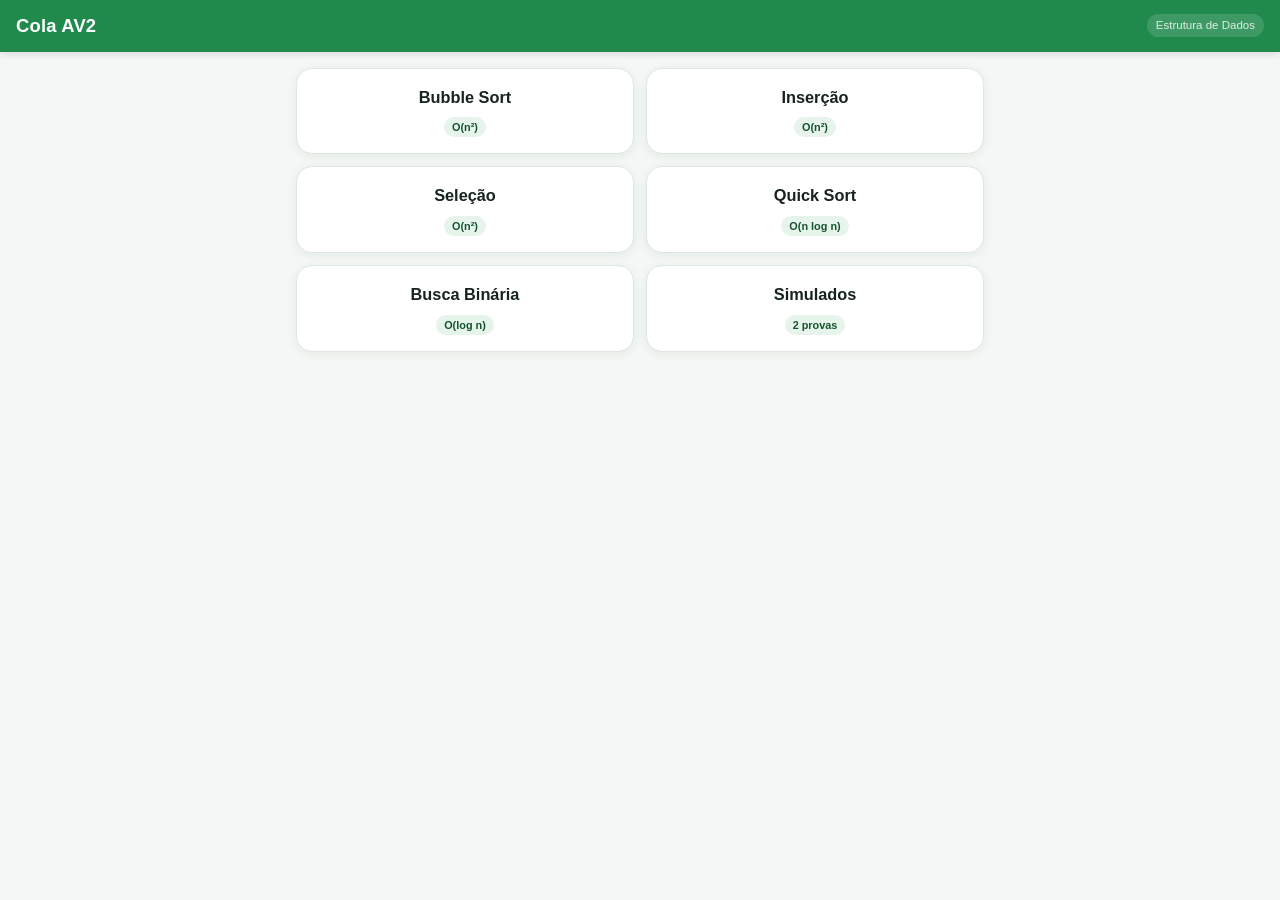
<file: index.html>
<!DOCTYPE html>
<html lang="pt-BR">
<head>
  <meta charset="UTF-8" />
  <meta name="viewport" content="width=device-width, initial-scale=1.0, viewport-fit=cover" />
  <meta name="theme-color" content="#1f8a4c" />
  <title>Cola AV2 — Algoritmos de Ordenação</title>
  <link rel="icon" href="data:image/svg+xml,%3Csvg xmlns='http://www.w3.org/2000/svg' viewBox='0 0 100 100'%3E%3Ctext y='.9em' font-size='90'%3E🫧%3C/text%3E%3C/svg%3E" />
  <link rel="stylesheet" href="styles.css" />
</head>
<body>
  <header class="topbar">
    <button class="back-btn" id="backBtn" aria-label="Voltar" hidden>‹</button>
    <h1 class="topbar-title" id="topbarTitle">Cola AV2</h1>
    <span class="topbar-tag">Estrutura de Dados</span>
  </header>

  <main id="app" class="app"></main>

  <script src="app.js"></script>
</body>
</html>
</file>
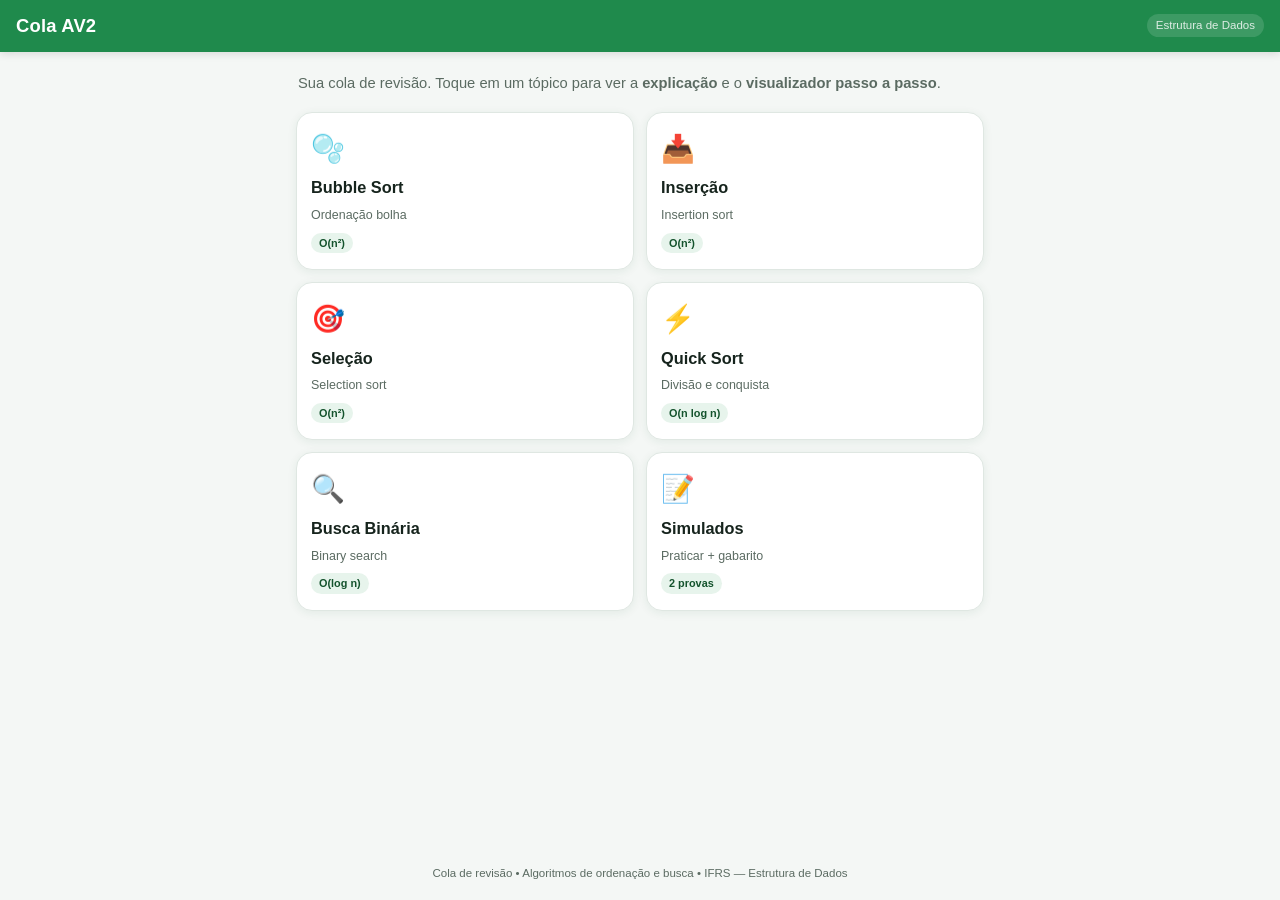
<file: test study app/index.html>
<!DOCTYPE html>
<html lang="pt-BR">
<head>
  <meta charset="UTF-8" />
  <meta name="viewport" content="width=device-width, initial-scale=1.0, viewport-fit=cover" />
  <meta name="theme-color" content="#1f8a4c" />
  <title>Cola AV2 — Algoritmos de Ordenação</title>
  <link rel="icon" href="data:image/svg+xml,%3Csvg xmlns='http://www.w3.org/2000/svg' viewBox='0 0 100 100'%3E%3Ctext y='.9em' font-size='90'%3E🫧%3C/text%3E%3C/svg%3E" />
  <link rel="stylesheet" href="styles.css" />
</head>
<body>
  <header class="topbar">
    <button class="back-btn" id="backBtn" aria-label="Voltar" hidden>‹</button>
    <h1 class="topbar-title" id="topbarTitle">Cola AV2</h1>
    <span class="topbar-tag">Estrutura de Dados</span>
  </header>

  <main id="app" class="app"></main>

  <footer class="foot">
    <p>Cola de revisão • Algoritmos de ordenação e busca • IFRS — Estrutura de Dados</p>
  </footer>

  <script src="app.js"></script>
</body>
</html>
</file>
<file: styles.css>
:root {
  --green: #1f8a4c;
  --green-dark: #14532d;
  --green-soft: #e7f4ec;
  --yellow: #f6c343;   /* comparando */
  --red: #e5484d;      /* troca */
  --sorted: #2bb673;   /* ordenado */
  --pivot: #f59e0b;    /* pivô */
  --min: #7c5cff;      /* menor (seleção) */
  --changed: #3b82f6;  /* mudou nesta linha */
  --ink: #16241d;
  --muted: #5b6b62;
  --line: #dfe7e2;
  --bg: #f4f7f5;
  --card: #ffffff;
  --shadow: 0 2px 10px rgba(20, 83, 45, .08);
  --radius: 16px;
}

* { box-sizing: border-box; -webkit-tap-highlight-color: transparent; }

html, body {
  margin: 0;
  padding: 0;
  background: var(--bg);
  color: var(--ink);
  font-family: -apple-system, BlinkMacSystemFont, "Segoe UI", Roboto, "Helvetica Neue", Arial, sans-serif;
  line-height: 1.5;
}

body {
  min-height: 100vh;
  display: flex;
  flex-direction: column;
}

/* ---------- Top bar ---------- */
.topbar {
  position: sticky;
  top: 0;
  z-index: 20;
  display: flex;
  align-items: center;
  gap: 10px;
  padding: calc(env(safe-area-inset-top) + 12px) 16px 12px;
  background: var(--green);
  color: #fff;
  box-shadow: 0 2px 8px rgba(0,0,0,.12);
}
.topbar-title {
  font-size: 1.15rem;
  margin: 0;
  font-weight: 700;
  letter-spacing: .2px;
}
.topbar-tag {
  margin-left: auto;
  font-size: .72rem;
  opacity: .85;
  background: rgba(255,255,255,.16);
  padding: 3px 9px;
  border-radius: 999px;
  white-space: nowrap;
}
.back-btn {
  border: none;
  background: rgba(255,255,255,.18);
  color: #fff;
  width: 34px;
  height: 34px;
  border-radius: 10px;
  font-size: 1.6rem;
  line-height: 1;
  display: grid;
  place-items: center;
  cursor: pointer;
  padding: 0 0 3px;
}
.back-btn:active { transform: scale(.94); }
.back-btn[hidden] { display: none; }

/* ---------- Layout ---------- */
.app {
  flex: 1;
  width: 100%;
  max-width: 720px;
  margin: 0 auto;
  padding: 16px 16px 40px;
}

.foot {
  text-align: center;
  color: var(--muted);
  font-size: .72rem;
  padding: 14px 16px calc(env(safe-area-inset-bottom) + 18px);
}
.foot p { margin: 0; }

/* ---------- Home ---------- */
.intro {
  margin: 4px 2px 18px;
  color: var(--muted);
  font-size: .92rem;
}
.grid {
  display: grid;
  grid-template-columns: repeat(2, 1fr);
  gap: 12px;
}
.card {
  display: flex;
  flex-direction: column;
  align-items: center;
  gap: 6px;
  background: var(--card);
  border: 1px solid var(--line);
  border-radius: var(--radius);
  padding: 16px 14px;
  text-align: center;
  cursor: pointer;
  box-shadow: var(--shadow);
  transition: transform .12s ease, box-shadow .12s ease;
  font: inherit;
  color: inherit;
}
.card:active { transform: scale(.97); }
.card .emoji { font-size: 1.7rem; }
.card .card-title { font-weight: 700; font-size: 1.02rem; }
.card .card-sub { color: var(--muted); font-size: .78rem; }
.card .badge {
  align-self: center;
  margin-top: 2px;
  font-size: .68rem;
  font-weight: 700;
  color: var(--green-dark);
  background: var(--green-soft);
  padding: 2px 8px;
  border-radius: 999px;
}

/* ---------- Algorithm page ---------- */
.section { margin-bottom: 18px; }
.section h2 {
  font-size: 1rem;
  margin: 0 0 8px;
  display: flex;
  align-items: center;
  gap: 8px;
}
.page-head {
  display: flex;
  align-items: center;
  gap: 12px;
  margin: 2px 0 14px;
}
.page-head .emoji { font-size: 2rem; }
.page-head h2 { font-size: 1.3rem; margin: 0; }
.page-head .cx {
  margin-left: auto;
  font-size: .72rem;
  font-weight: 700;
  color: #fff;
  background: var(--green);
  padding: 4px 10px;
  border-radius: 999px;
  white-space: nowrap;
}

.panel {
  background: var(--card);
  border: 1px solid var(--line);
  border-radius: var(--radius);
  padding: 14px;
  box-shadow: var(--shadow);
}
.blurb { font-size: .94rem; margin: 0; }
.blurb p { margin: 0 0 8px; }
.blurb p:last-child { margin-bottom: 0; }
.blurb b { color: var(--green-dark); }

/* ---------- Visualizer ---------- */
.viz { margin-top: 6px; }

.temp-zone {
  display: flex;
  align-items: center;
  gap: 10px;
  margin-bottom: 14px;
  min-height: 56px;
}
.temp-label {
  font-weight: 700;
  font-size: .78rem;
  color: var(--muted);
  letter-spacing: .5px;
}
.temp-slot {
  width: 46px;
  height: 50px;
  border: 2px dashed var(--line);
  border-radius: 10px;
  display: grid;
  place-items: center;
  background: #fbfdfc;
}

.cells-wrap { overflow-x: auto; padding: 6px 2px 2px; }
.cells-wrap.log { max-height: 340px; overflow-y: auto; }
.cells {
  display: flex;
  gap: 6px;
  min-height: 70px;
  align-items: flex-end;
  justify-content: center;
  width: max-content;
  min-width: 100%;
}

/* log: uma linha (snapshot do vetor) por passo, empilhadas */
.cells-log {
  display: flex;
  flex-direction: column;
  gap: 8px;
  width: max-content;
  min-width: 100%;
}
.cells-row {
  display: flex;
  gap: 6px;
  align-items: flex-end;
  justify-content: center;
  width: max-content;
  min-width: 100%;
}
.cells-row:not(.active) { opacity: .82; }
.cells-row:not(.active) .idx { display: none; }
.cells-row:not(.active) .cell .box { animation: none; }
.cell {
  position: relative;
  width: 42px;
  flex: 0 0 42px;
  display: flex;
  flex-direction: column;
  align-items: center;
  gap: 4px;
}
.cell .box {
  width: 42px;
  height: 50px;
  border-radius: 10px;
  background: #eef3f0;
  border: 2px solid #d6e2db;
  display: grid;
  place-items: center;
  font-weight: 700;
  font-size: 1.05rem;
  color: var(--ink);
  will-change: transform;
}
.cell .idx {
  font-size: .68rem;
  color: var(--muted);
}
.cell.hole .box {
  background: repeating-linear-gradient(45deg, #f3f6f4, #f3f6f4 6px, #eaf0ec 6px, #eaf0ec 12px);
  border-style: dashed;
}

/* states */
.cell.changed .box { background: #dbeafe; border-color: var(--changed); color: #1e40af; }
.cell.compare .box { background: #fff3d1; border-color: var(--yellow); }
.cell.swap .box    { background: #ffe0e1; border-color: var(--red); animation: pop .3s ease; }
.cell.sorted .box  { background: #d7f3e5; border-color: var(--sorted); color: var(--green-dark); }
.cell.pivot .box {
  background: #ffd27a;
  border-color: #d97706;
  box-shadow: 0 0 0 2px #f59e0b inset;
}
.cell.pivot .box::after {
  content: "pivô";
  position: absolute;
  top: -16px;
  left: 50%;
  transform: translateX(-50%);
  font-size: .58rem;
  font-weight: 700;
  color: #b45309;
  letter-spacing: .3px;
}
.cell .box { position: relative; }
.cell.min .box     { background: #e7e7ff33; border-color: var(--min); box-shadow: 0 0 0 2px #7c5cff44 inset; }
.cell.cursor .box  { outline: 2px solid var(--yellow); outline-offset: 2px; }
.cell.eliminated .box { opacity: .32; }
.cell.found .box   { background: #d7f3e5; border-color: var(--sorted); animation: pop .35s ease; }
.temp-slot .cell .box { border-color: var(--red); background: #ffe0e1; }

@keyframes pop {
  0% { transform: scale(1); }
  45% { transform: scale(1.16); }
  100% { transform: scale(1); }
}

/* binary search markers */
.markers {
  display: flex;
  gap: 6px;
  justify-content: center;
  width: max-content;
  min-width: 100%;
  margin-top: 2px;
}
.marker {
  width: 42px;
  flex: 0 0 42px;
  display: flex;
  flex-direction: column;
  align-items: center;
  font-size: .6rem;
  font-weight: 700;
  line-height: 1.25;
  min-height: 30px;
}
.marker .m-ini { color: var(--green); }
.marker .m-meio { color: var(--pivot); }
.marker .m-fim { color: var(--red); }

/* caption + pass */
.caption {
  margin-top: 14px;
  text-align: center;
  font-size: .95rem;
  font-weight: 600;
  min-height: 1.4em;
}
.passinfo {
  text-align: center;
  font-size: .76rem;
  color: var(--muted);
  margin-top: 3px;
}
.progress {
  height: 5px;
  background: var(--line);
  border-radius: 999px;
  margin: 10px 2px 0;
  overflow: hidden;
}
.progress > span {
  display: block;
  height: 100%;
  background: var(--green);
  border-radius: 999px;
  transition: width .25s ease;
}

/* controls */
.controls {
  display: grid;
  grid-template-columns: repeat(5, 1fr);
  gap: 6px;
  margin-top: 14px;
}
.ctrl {
  border: 1px solid var(--line);
  background: #fff;
  border-radius: 12px;
  padding: 10px 4px;
  font-size: .7rem;
  font-weight: 600;
  color: var(--ink);
  cursor: pointer;
  display: flex;
  flex-direction: column;
  align-items: center;
  gap: 3px;
}
.ctrl .ico { font-size: 1.1rem; line-height: 1; }
.ctrl:active { transform: scale(.95); }
.ctrl:disabled { opacity: .4; cursor: default; }
.ctrl.primary { background: var(--green); color: #fff; border-color: var(--green); }

/* botão que revela o campo de teste */
.test-toggle {
  width: 100%;
  margin-top: 12px;
  flex-direction: row;
  justify-content: center;
}
.test-toggle[hidden] { display: none; }

/* array input */
.array-input[hidden] { display: none; }
.array-input {
  margin-top: 14px;
  display: flex;
  flex-wrap: wrap;
  gap: 8px;
  align-items: center;
}
.array-input label { font-size: .76rem; color: var(--muted); width: 100%; }
.array-input input {
  flex: 1 1 140px;
  min-width: 0;
  padding: 9px 11px;
  border: 1px solid var(--line);
  border-radius: 10px;
  font-size: .92rem;
  font-family: inherit;
}
.array-input input.small { flex: 0 0 86px; }
.array-input .apply {
  border: none;
  background: var(--green-dark);
  color: #fff;
  border-radius: 10px;
  padding: 9px 14px;
  font-weight: 600;
  font-size: .85rem;
  cursor: pointer;
}
.array-input .apply:active { transform: scale(.96); }
.hint { font-size: .72rem; color: var(--muted); margin-top: 6px; }

/* code (seção expansível) */
.code-reveal {
  background: var(--card);
  border: 1px solid var(--line);
  border-radius: var(--radius);
  box-shadow: var(--shadow);
  overflow: hidden;
}
.code-reveal > summary {
  cursor: pointer;
  list-style: none;
  display: flex;
  align-items: center;
  gap: 8px;
  padding: 14px;
  font-size: 1rem;
  font-weight: 700;
}
.code-reveal > summary::-webkit-details-marker { display: none; }
.code-reveal > summary .chev {
  margin-left: auto;
  color: var(--muted);
  transition: transform .15s ease;
}
.code-reveal[open] > summary .chev { transform: rotate(90deg); }
.code-reveal > summary .ico { font-size: 1.05rem; }
.code-reveal .code { border-radius: 0; }

/* code */
pre.code {
  margin: 0;
  background: #0f2419;
  color: #e6f3ec;
  border-radius: 12px;
  padding: 14px;
  overflow-x: auto;
  font-size: .8rem;
  line-height: 1.5;
  font-family: "SF Mono", ui-monospace, Menlo, Consolas, monospace;
  -webkit-overflow-scrolling: touch;
}
pre.code .kw { color: #7ee2b8; }
pre.code .cm { color: #6f8f7f; font-style: italic; }

/* ---------- Simulados ---------- */
.sim-tabs {
  display: flex;
  gap: 8px;
  margin-bottom: 14px;
}
.sim-tab {
  flex: 1;
  border: 1px solid var(--line);
  background: #fff;
  border-radius: 12px;
  padding: 10px;
  font-weight: 600;
  font-size: .85rem;
  cursor: pointer;
  color: var(--muted);
}
.sim-tab.active { background: var(--green); color: #fff; border-color: var(--green); }

.q {
  background: var(--card);
  border: 1px solid var(--line);
  border-radius: 14px;
  padding: 14px;
  margin-bottom: 12px;
  box-shadow: var(--shadow);
}
.q .q-num {
  font-weight: 700;
  color: var(--green-dark);
  font-size: .82rem;
}
.q .q-text { margin: 6px 0 0; font-size: .92rem; }
.q .q-text .vec {
  font-family: ui-monospace, Menlo, monospace;
  background: var(--green-soft);
  padding: 1px 7px;
  border-radius: 6px;
  font-weight: 700;
  display: inline-block;
  margin-top: 4px;
}
.reveal {
  margin-top: 10px;
  border-top: 1px dashed var(--line);
  padding-top: 10px;
}
.reveal > summary {
  cursor: pointer;
  font-weight: 600;
  font-size: .82rem;
  color: var(--green);
  list-style: none;
  display: flex;
  align-items: center;
  gap: 6px;
}
.reveal > summary::-webkit-details-marker { display: none; }
.reveal > summary::before { content: "▸"; transition: transform .15s ease; }
.reveal[open] > summary::before { transform: rotate(90deg); }
.reveal .ans { margin-top: 8px; font-size: .88rem; }
.reveal .ans .step {
  font-family: ui-monospace, Menlo, monospace;
  font-size: .82rem;
  background: #f6f9f7;
  border-radius: 8px;
  padding: 6px 9px;
  margin: 4px 0;
}
.reveal .ans b { color: var(--green-dark); }
.reveal .ans .note { color: var(--muted); font-size: .8rem; }

.link-inline {
  color: var(--green);
  font-weight: 600;
  text-decoration: underline;
  cursor: pointer;
}

@media (prefers-reduced-motion: reduce) {
  * { animation: none !important; transition: none !important; }
}

@media (max-width: 360px) {
  .controls { grid-template-columns: repeat(5, 1fr); gap: 4px; }
  .ctrl { padding: 9px 2px; font-size: .62rem; }
  .cell, .cell .box, .marker { width: 38px; flex-basis: 38px; }
}
</file>
<file: test study app/styles.css>
:root {
  --green: #1f8a4c;
  --green-dark: #14532d;
  --green-soft: #e7f4ec;
  --yellow: #f6c343;   /* comparando */
  --red: #e5484d;      /* troca */
  --sorted: #2bb673;   /* ordenado */
  --pivot: #f59e0b;    /* pivô */
  --min: #7c5cff;      /* menor (seleção) */
  --ink: #16241d;
  --muted: #5b6b62;
  --line: #dfe7e2;
  --bg: #f4f7f5;
  --card: #ffffff;
  --shadow: 0 2px 10px rgba(20, 83, 45, .08);
  --radius: 16px;
}

* { box-sizing: border-box; -webkit-tap-highlight-color: transparent; }

html, body {
  margin: 0;
  padding: 0;
  background: var(--bg);
  color: var(--ink);
  font-family: -apple-system, BlinkMacSystemFont, "Segoe UI", Roboto, "Helvetica Neue", Arial, sans-serif;
  line-height: 1.5;
}

body {
  min-height: 100vh;
  display: flex;
  flex-direction: column;
}

/* ---------- Top bar ---------- */
.topbar {
  position: sticky;
  top: 0;
  z-index: 20;
  display: flex;
  align-items: center;
  gap: 10px;
  padding: calc(env(safe-area-inset-top) + 12px) 16px 12px;
  background: var(--green);
  color: #fff;
  box-shadow: 0 2px 8px rgba(0,0,0,.12);
}
.topbar-title {
  font-size: 1.15rem;
  margin: 0;
  font-weight: 700;
  letter-spacing: .2px;
}
.topbar-tag {
  margin-left: auto;
  font-size: .72rem;
  opacity: .85;
  background: rgba(255,255,255,.16);
  padding: 3px 9px;
  border-radius: 999px;
  white-space: nowrap;
}
.back-btn {
  border: none;
  background: rgba(255,255,255,.18);
  color: #fff;
  width: 34px;
  height: 34px;
  border-radius: 10px;
  font-size: 1.6rem;
  line-height: 1;
  display: grid;
  place-items: center;
  cursor: pointer;
  padding: 0 0 3px;
}
.back-btn:active { transform: scale(.94); }
.back-btn[hidden] { display: none; }

/* ---------- Layout ---------- */
.app {
  flex: 1;
  width: 100%;
  max-width: 720px;
  margin: 0 auto;
  padding: 16px 16px 40px;
}

.foot {
  text-align: center;
  color: var(--muted);
  font-size: .72rem;
  padding: 14px 16px calc(env(safe-area-inset-bottom) + 18px);
}
.foot p { margin: 0; }

/* ---------- Home ---------- */
.intro {
  margin: 4px 2px 18px;
  color: var(--muted);
  font-size: .92rem;
}
.grid {
  display: grid;
  grid-template-columns: repeat(2, 1fr);
  gap: 12px;
}
.card {
  display: flex;
  flex-direction: column;
  gap: 6px;
  background: var(--card);
  border: 1px solid var(--line);
  border-radius: var(--radius);
  padding: 16px 14px;
  text-align: left;
  cursor: pointer;
  box-shadow: var(--shadow);
  transition: transform .12s ease, box-shadow .12s ease;
  font: inherit;
  color: inherit;
}
.card:active { transform: scale(.97); }
.card .emoji { font-size: 1.7rem; }
.card .card-title { font-weight: 700; font-size: 1.02rem; }
.card .card-sub { color: var(--muted); font-size: .78rem; }
.card .badge {
  align-self: flex-start;
  margin-top: 2px;
  font-size: .68rem;
  font-weight: 700;
  color: var(--green-dark);
  background: var(--green-soft);
  padding: 2px 8px;
  border-radius: 999px;
}

/* ---------- Algorithm page ---------- */
.section { margin-bottom: 18px; }
.section h2 {
  font-size: 1rem;
  margin: 0 0 8px;
  display: flex;
  align-items: center;
  gap: 8px;
}
.page-head {
  display: flex;
  align-items: center;
  gap: 12px;
  margin: 2px 0 14px;
}
.page-head .emoji { font-size: 2rem; }
.page-head h2 { font-size: 1.3rem; margin: 0; }
.page-head .cx {
  margin-left: auto;
  font-size: .72rem;
  font-weight: 700;
  color: #fff;
  background: var(--green);
  padding: 4px 10px;
  border-radius: 999px;
  white-space: nowrap;
}

.panel {
  background: var(--card);
  border: 1px solid var(--line);
  border-radius: var(--radius);
  padding: 14px;
  box-shadow: var(--shadow);
}
.blurb { font-size: .94rem; margin: 0; }
.blurb p { margin: 0 0 8px; }
.blurb p:last-child { margin-bottom: 0; }
.blurb b { color: var(--green-dark); }

/* ---------- Visualizer ---------- */
.viz { margin-top: 6px; }

.temp-zone {
  display: flex;
  align-items: center;
  gap: 10px;
  margin-bottom: 14px;
  min-height: 56px;
}
.temp-label {
  font-weight: 700;
  font-size: .78rem;
  color: var(--muted);
  letter-spacing: .5px;
}
.temp-slot {
  width: 46px;
  height: 50px;
  border: 2px dashed var(--line);
  border-radius: 10px;
  display: grid;
  place-items: center;
  background: #fbfdfc;
}

.cells-wrap { overflow-x: auto; padding: 6px 2px 2px; }
.cells {
  display: flex;
  gap: 6px;
  min-height: 70px;
  align-items: flex-end;
  justify-content: center;
  width: max-content;
  min-width: 100%;
}
.cell {
  position: relative;
  width: 42px;
  flex: 0 0 42px;
  display: flex;
  flex-direction: column;
  align-items: center;
  gap: 4px;
}
.cell .box {
  width: 42px;
  height: 50px;
  border-radius: 10px;
  background: #eef3f0;
  border: 2px solid #d6e2db;
  display: grid;
  place-items: center;
  font-weight: 700;
  font-size: 1.05rem;
  color: var(--ink);
  will-change: transform;
}
.cell .idx {
  font-size: .68rem;
  color: var(--muted);
}
.cell.hole .box {
  background: repeating-linear-gradient(45deg, #f3f6f4, #f3f6f4 6px, #eaf0ec 6px, #eaf0ec 12px);
  border-style: dashed;
}

/* states */
.cell.compare .box { background: #fff3d1; border-color: var(--yellow); }
.cell.swap .box    { background: #ffe0e1; border-color: var(--red); animation: pop .3s ease; }
.cell.sorted .box  { background: #d7f3e5; border-color: var(--sorted); color: var(--green-dark); }
.cell.pivot .box {
  background: #ffd27a;
  border-color: #d97706;
  box-shadow: 0 0 0 2px #f59e0b inset;
}
.cell.pivot .box::after {
  content: "pivô";
  position: absolute;
  top: -16px;
  left: 50%;
  transform: translateX(-50%);
  font-size: .58rem;
  font-weight: 700;
  color: #b45309;
  letter-spacing: .3px;
}
.cell .box { position: relative; }
.cell.min .box     { background: #e7e7ff33; border-color: var(--min); box-shadow: 0 0 0 2px #7c5cff44 inset; }
.cell.cursor .box  { outline: 2px solid var(--yellow); outline-offset: 2px; }
.cell.eliminated .box { opacity: .32; }
.cell.found .box   { background: #d7f3e5; border-color: var(--sorted); animation: pop .35s ease; }
.temp-slot .cell .box { border-color: var(--red); background: #ffe0e1; }

@keyframes pop {
  0% { transform: scale(1); }
  45% { transform: scale(1.16); }
  100% { transform: scale(1); }
}

/* binary search markers */
.markers {
  display: flex;
  gap: 6px;
  justify-content: center;
  width: max-content;
  min-width: 100%;
  margin-top: 2px;
}
.marker {
  width: 42px;
  flex: 0 0 42px;
  display: flex;
  flex-direction: column;
  align-items: center;
  font-size: .6rem;
  font-weight: 700;
  line-height: 1.25;
  min-height: 30px;
}
.marker .m-ini { color: var(--green); }
.marker .m-meio { color: var(--pivot); }
.marker .m-fim { color: var(--red); }

/* caption + pass */
.caption {
  margin-top: 14px;
  text-align: center;
  font-size: .95rem;
  font-weight: 600;
  min-height: 1.4em;
}
.passinfo {
  text-align: center;
  font-size: .76rem;
  color: var(--muted);
  margin-top: 3px;
}
.progress {
  height: 5px;
  background: var(--line);
  border-radius: 999px;
  margin: 10px 2px 0;
  overflow: hidden;
}
.progress > span {
  display: block;
  height: 100%;
  background: var(--green);
  border-radius: 999px;
  transition: width .25s ease;
}

/* controls */
.controls {
  display: grid;
  grid-template-columns: repeat(5, 1fr);
  gap: 6px;
  margin-top: 14px;
}
.ctrl {
  border: 1px solid var(--line);
  background: #fff;
  border-radius: 12px;
  padding: 10px 4px;
  font-size: .7rem;
  font-weight: 600;
  color: var(--ink);
  cursor: pointer;
  display: flex;
  flex-direction: column;
  align-items: center;
  gap: 3px;
}
.ctrl .ico { font-size: 1.1rem; line-height: 1; }
.ctrl:active { transform: scale(.95); }
.ctrl:disabled { opacity: .4; cursor: default; }
.ctrl.primary { background: var(--green); color: #fff; border-color: var(--green); }

/* array input */
.array-input {
  margin-top: 14px;
  display: flex;
  flex-wrap: wrap;
  gap: 8px;
  align-items: center;
}
.array-input label { font-size: .76rem; color: var(--muted); width: 100%; }
.array-input input {
  flex: 1 1 140px;
  min-width: 0;
  padding: 9px 11px;
  border: 1px solid var(--line);
  border-radius: 10px;
  font-size: .92rem;
  font-family: inherit;
}
.array-input input.small { flex: 0 0 86px; }
.array-input .apply {
  border: none;
  background: var(--green-dark);
  color: #fff;
  border-radius: 10px;
  padding: 9px 14px;
  font-weight: 600;
  font-size: .85rem;
  cursor: pointer;
}
.array-input .apply:active { transform: scale(.96); }
.hint { font-size: .72rem; color: var(--muted); margin-top: 6px; }

/* code */
pre.code {
  margin: 0;
  background: #0f2419;
  color: #e6f3ec;
  border-radius: 12px;
  padding: 14px;
  overflow-x: auto;
  font-size: .8rem;
  line-height: 1.5;
  font-family: "SF Mono", ui-monospace, Menlo, Consolas, monospace;
  -webkit-overflow-scrolling: touch;
}
pre.code .kw { color: #7ee2b8; }
pre.code .cm { color: #6f8f7f; font-style: italic; }

/* ---------- Simulados ---------- */
.sim-tabs {
  display: flex;
  gap: 8px;
  margin-bottom: 14px;
}
.sim-tab {
  flex: 1;
  border: 1px solid var(--line);
  background: #fff;
  border-radius: 12px;
  padding: 10px;
  font-weight: 600;
  font-size: .85rem;
  cursor: pointer;
  color: var(--muted);
}
.sim-tab.active { background: var(--green); color: #fff; border-color: var(--green); }

.q {
  background: var(--card);
  border: 1px solid var(--line);
  border-radius: 14px;
  padding: 14px;
  margin-bottom: 12px;
  box-shadow: var(--shadow);
}
.q .q-num {
  font-weight: 700;
  color: var(--green-dark);
  font-size: .82rem;
}
.q .q-text { margin: 6px 0 0; font-size: .92rem; }
.q .q-text .vec {
  font-family: ui-monospace, Menlo, monospace;
  background: var(--green-soft);
  padding: 1px 7px;
  border-radius: 6px;
  font-weight: 700;
  display: inline-block;
  margin-top: 4px;
}
.reveal {
  margin-top: 10px;
  border-top: 1px dashed var(--line);
  padding-top: 10px;
}
.reveal > summary {
  cursor: pointer;
  font-weight: 600;
  font-size: .82rem;
  color: var(--green);
  list-style: none;
  display: flex;
  align-items: center;
  gap: 6px;
}
.reveal > summary::-webkit-details-marker { display: none; }
.reveal > summary::before { content: "▸"; transition: transform .15s ease; }
.reveal[open] > summary::before { transform: rotate(90deg); }
.reveal .ans { margin-top: 8px; font-size: .88rem; }
.reveal .ans .step {
  font-family: ui-monospace, Menlo, monospace;
  font-size: .82rem;
  background: #f6f9f7;
  border-radius: 8px;
  padding: 6px 9px;
  margin: 4px 0;
}
.reveal .ans b { color: var(--green-dark); }
.reveal .ans .note { color: var(--muted); font-size: .8rem; }

.link-inline {
  color: var(--green);
  font-weight: 600;
  text-decoration: underline;
  cursor: pointer;
}

@media (prefers-reduced-motion: reduce) {
  * { animation: none !important; transition: none !important; }
}

@media (max-width: 360px) {
  .controls { grid-template-columns: repeat(5, 1fr); gap: 4px; }
  .ctrl { padding: 9px 2px; font-size: .62rem; }
  .cell, .cell .box, .marker { width: 38px; flex-basis: 38px; }
}
</file>
